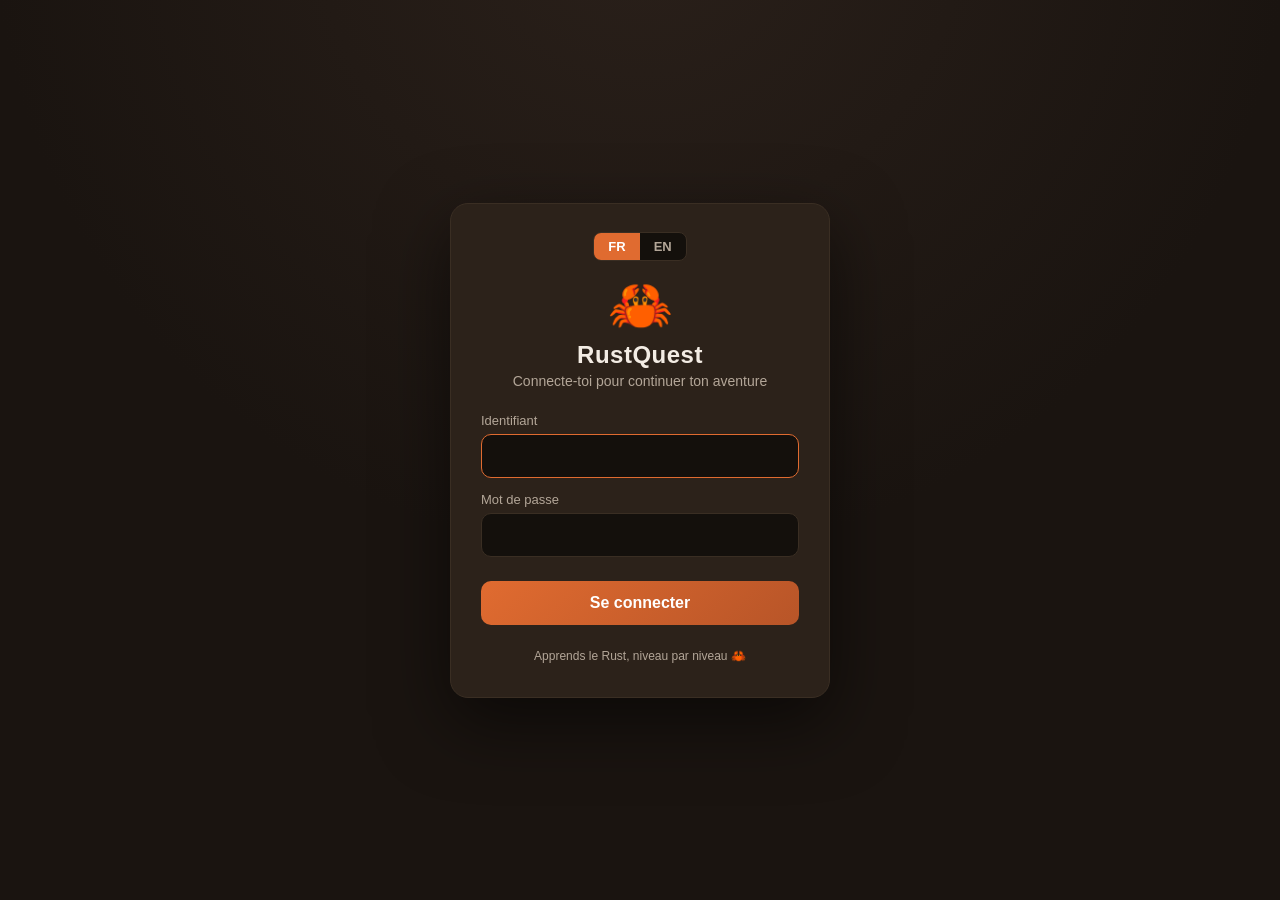
<file: web/login.html>
<!DOCTYPE html>
<html lang="fr">
<head>
    <meta charset="UTF-8">
    <meta name="viewport" content="width=device-width, initial-scale=1.0">
    <title>Connexion — RustQuest</title>
    <link rel="icon" href="data:image/svg+xml,<svg xmlns=%22http://www.w3.org/2000/svg%22 viewBox=%220 0 64 64%22><text x=%228%22 y=%2252%22 font-size=%2248%22>%F0%9F%A6%80</text></svg>">
    <style>
        :root {
            --rust: #e06b30; --rust-bright: #ff8a4c; --rust-dim: #b85528;
            --bg: #1a1410; --bg-card: #2c221a; --border: #3a2e23;
            --text: #f3ece4; --text-dim: #b3a698; --red: #e0524d; --code-bg: #14100c;
        }
        * { box-sizing: border-box; margin: 0; padding: 0; }
        body {
            font-family: -apple-system, BlinkMacSystemFont, "Segoe UI", Roboto, sans-serif;
            background: radial-gradient(circle at 50% -10%, #2a201a, #1a1410 55%);
            color: var(--text);
            min-height: 100vh;
            display: flex; align-items: center; justify-content: center;
            padding: 20px;
        }
        .card {
            width: 100%; max-width: 380px;
            background: var(--bg-card);
            border: 1px solid var(--border);
            border-radius: 18px;
            padding: 28px 30px 34px;
            box-shadow: 0 24px 70px rgba(0, 0, 0, .55);
        }
        .lang-toggle {
            display: flex; width: fit-content; margin: 0 auto 18px;
            background: var(--code-bg); border: 1px solid var(--border);
            border-radius: 8px; overflow: hidden;
        }
        .lang-toggle button {
            background: transparent; border: none; color: var(--text-dim);
            padding: 6px 14px; font-size: 13px; font-weight: 700; cursor: pointer;
        }
        .lang-toggle button.active { background: var(--rust); color: #fff; }
        .logo { font-size: 52px; text-align: center; line-height: 1; }
        h1 { text-align: center; font-size: 24px; margin: 10px 0 4px; letter-spacing: .5px; }
        .sub { text-align: center; color: var(--text-dim); font-size: 14px; margin-bottom: 24px; }
        label { display: block; font-size: 13px; color: var(--text-dim); margin: 14px 0 6px; }
        input {
            width: 100%;
            background: var(--code-bg);
            border: 1px solid var(--border);
            border-radius: 10px;
            padding: 12px 14px;
            color: var(--text);
            font-size: 16px;
            outline: none;
            transition: border-color .15s;
        }
        input:focus { border-color: var(--rust); }
        button.submit {
            width: 100%; margin-top: 24px;
            background: linear-gradient(135deg, var(--rust), var(--rust-dim));
            color: #fff; border: none; border-radius: 10px;
            padding: 13px; font-size: 16px; font-weight: 700; cursor: pointer;
            transition: filter .15s;
        }
        button.submit:hover { filter: brightness(1.08); }
        button.submit:disabled { opacity: .6; cursor: wait; }
        .error {
            display: none;
            margin-top: 16px;
            background: rgba(224, 82, 77, .1);
            border: 1px solid var(--red);
            color: #f2a9a6;
            border-radius: 10px;
            padding: 10px 12px;
            font-size: 13px; text-align: center;
        }
        .error.show { display: block; }
        .foot { text-align: center; color: var(--text-dim); font-size: 12px; margin-top: 24px; }
    </style>
</head>
<body>
    <form class="card" id="form">
        <div class="lang-toggle" id="lang-toggle">
            <button type="button" data-lang="fr" class="active">FR</button>
            <button type="button" data-lang="en">EN</button>
        </div>

        <div class="logo">🦀</div>
        <h1>RustQuest</h1>
        <div class="sub" id="sub"></div>

        <label for="user" id="lbl-user"></label>
        <input id="user" name="user" autocomplete="username" autofocus required>

        <label for="password" id="lbl-pass"></label>
        <input id="password" name="password" type="password" autocomplete="current-password" required>

        <button type="submit" class="submit" id="submit"></button>

        <div class="error" id="error"></div>
        <div class="foot" id="foot"></div>
    </form>

    <script>
        const I18N = {
            fr: {
                sub: "Connecte-toi pour continuer ton aventure",
                user: "Identifiant",
                password: "Mot de passe",
                login: "Se connecter",
                connecting: "Connexion…",
                error: "Identifiant ou mot de passe incorrect.",
                foot: "Apprends le Rust, niveau par niveau 🦀",
            },
            en: {
                sub: "Log in to continue your adventure",
                user: "Username",
                password: "Password",
                login: "Log in",
                connecting: "Logging in…",
                error: "Incorrect username or password.",
                foot: "Learn Rust, level by level 🦀",
            },
        };

        let lang = localStorage.getItem("rustquest_lang") === "en" ? "en" : "fr";

        const $ = (id) => document.getElementById(id);

        function applyLang(l) {
            lang = l;
            localStorage.setItem("rustquest_lang", lang);
            document.documentElement.lang = lang;
            const T = I18N[lang];
            $("sub").textContent = T.sub;
            $("lbl-user").textContent = T.user;
            $("lbl-pass").textContent = T.password;
            $("submit").textContent = T.login;
            $("error").textContent = T.error;
            $("foot").textContent = T.foot;
            document.querySelectorAll("#lang-toggle button").forEach((b) =>
                b.classList.toggle("active", b.dataset.lang === lang)
            );
        }

        document.querySelectorAll("#lang-toggle button").forEach((b) =>
            b.addEventListener("click", () => applyLang(b.dataset.lang))
        );

        const form = $("form");
        const err = $("error");
        const btn = $("submit");

        form.addEventListener("submit", async (e) => {
            e.preventDefault();
            err.classList.remove("show");
            btn.disabled = true;
            btn.textContent = I18N[lang].connecting;
            try {
                const res = await fetch("/api/login", {
                    method: "POST",
                    headers: { "Content-Type": "application/json" },
                    body: JSON.stringify({
                        user: $("user").value,
                        password: $("password").value,
                    }),
                });
                if (res.ok) {
                    window.location.href = "/";
                    return;
                }
                err.classList.add("show");
            } catch (_) {
                err.classList.add("show");
            }
            btn.disabled = false;
            btn.textContent = I18N[lang].login;
        });

        applyLang(lang);
    </script>
</body>
</html>
</file>
